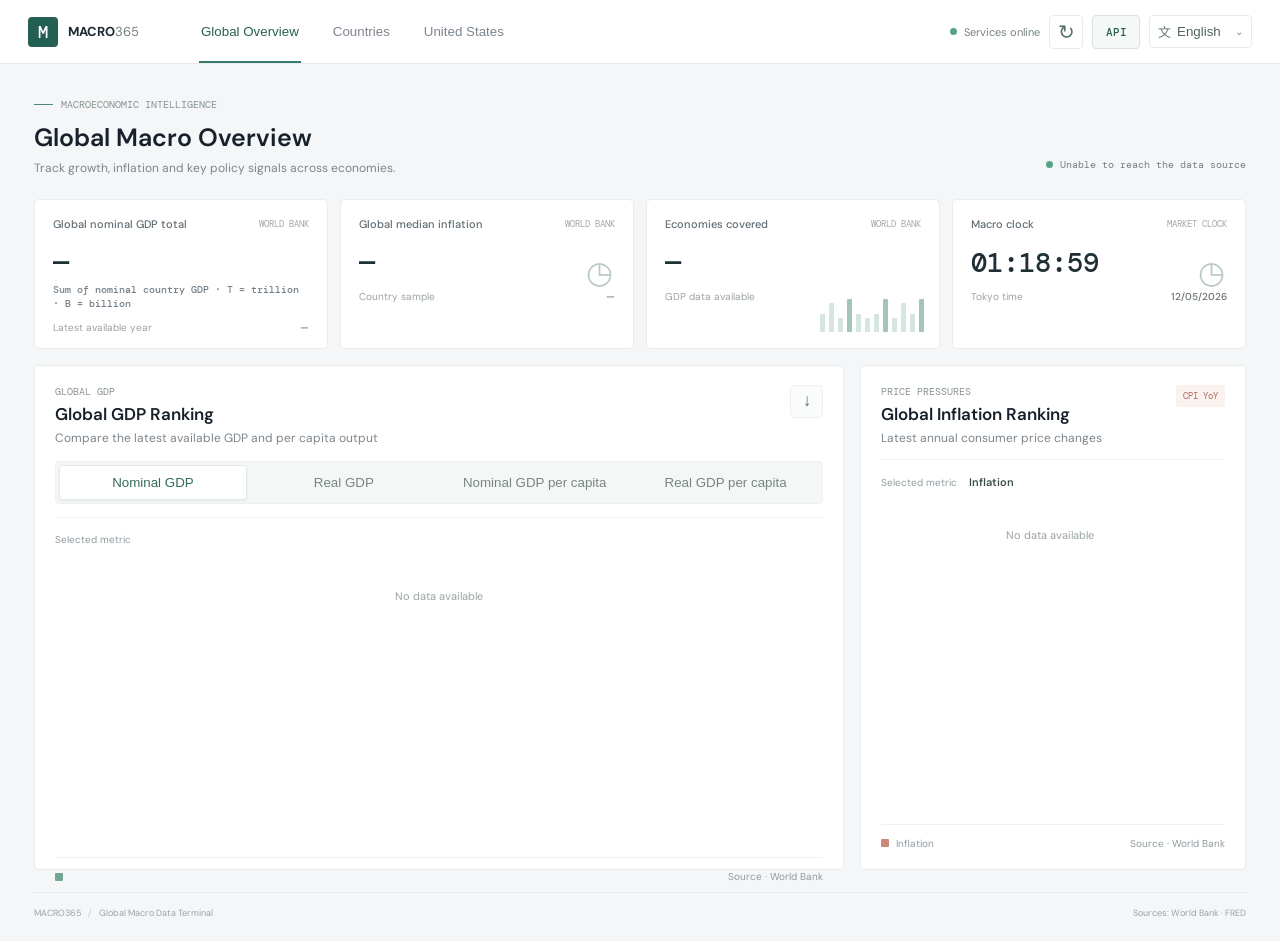
<file: index.html>
<!doctype html>
<html lang="en">
<head>
  <meta charset="UTF-8">
  <meta name="viewport" content="width=device-width, initial-scale=1">
  <meta name="theme-color" content="#f4f6f8">
  <title>Macro 365</title>
  <link rel="preconnect" href="https://api.worldbank.org">
  <link rel="stylesheet" href="./styles.css">
  <!-- Google tag (gtag.js) -->
  <script async src="https://www.googletagmanager.com/gtag/js?id=G-T93WR4G5Q8"></script>
  <script>
  window.dataLayer = window.dataLayer || [];
  function gtag(){dataLayer.push(arguments);}
  gtag('js', new Date());
  gtag('config', 'G-T93WR4G5Q8');
  </script>
</head>
<body>
  <div id="app"></div>
  <div id="toast" class="toast" role="status"></div>
  <script src="./app.js" defer></script>
</body>
</html>
</file>
<file: styles.css>
@import url('https://fonts.googleapis.com/css2?family=DM+Mono:wght@400;500&family=DM+Sans:wght@400;500;600;700&family=Noto+Sans+SC:wght@400;500;600;700&display=swap');
@media(max-width:760px){.content-grid{grid-template-columns:minmax(0,1fr)}.primary-column,.side-column{min-width:0}.bar-chart,.inflation-list{max-height:62vh;min-height:320px;overflow-y:auto;overscroll-behavior:contain;padding-right:5px}.inflation-panel{height:auto}}
@media(max-width:1050px){.bar-row{grid-template-columns:24px minmax(75px,110px) 1fr 75px}.inflation-row{grid-template-columns:24px minmax(78px,110px) 1fr 48px;gap:7px}}
@media(min-width:761px){.content-grid{grid-template-columns:minmax(0,1fr) minmax(0,1fr);align-items:stretch}.primary-column,.side-column{min-width:0}.chart-panel,.inflation-panel{height:calc(100vh - 395px);min-height:410px;max-height:760px;display:flex;flex-direction:column}.bar-chart,.inflation-list{flex:1;min-height:0;overflow-y:auto;overscroll-behavior:contain;padding-right:7px}.chart-panel .chart-footer,.inflation-panel .chart-footer{flex:none}}
.inflation-panel{min-width:0}.bar-rank,.inflation-rank{font:10px var(--mono);color:#9aa5a1;text-align:right}.bar-country,.inflation-country{display:flex;align-items:center;gap:6px;min-width:0;white-space:nowrap;overflow:hidden;text-overflow:ellipsis}.bar-country{grid-column:2}.bar-row{grid-template-columns:28px minmax(80px,145px) 1fr 100px}.bar-track{grid-column:3}.bar-value{grid-column:4}.inflation-row{display:grid;grid-template-columns:28px minmax(95px,145px) 1fr 54px;align-items:center;gap:10px;min-height:31px}.inflation-country>span:nth-child(2){overflow:hidden;text-overflow:ellipsis}.inflation-legend-dot{width:8px;height:8px;background:#ca887b;border-radius:1px;display:inline-block}.inflation-fill{background:#ca887b}
@media(max-width:760px){.language-control{padding:0 6px}.language-control select{max-width:72px}.language-icon{display:none}.metric-tabs{overflow-x:auto}.metric-tab{flex:none;min-width:112px;padding:9px 7px;font-size:10px}}
.metric-tabs{display:flex;align-items:stretch;gap:3px;margin-top:15px;padding:3px;background:#f4f7f5;border:1px solid #edf1ef;border-radius:4px}.metric-tab{flex:1;min-width:0;padding:9px 8px;border:1px solid transparent;border-radius:3px;background:transparent;color:#788581;font:500 11px inherit;white-space:nowrap;cursor:pointer}.metric-tab:hover{color:#3c6f61}.metric-tab.active{background:#fff;border-color:#e3ebe7;color:#326c5c;box-shadow:0 1px 2px #273c3210}
.language-control{height:33px;display:flex;align-items:center;gap:6px;border:1px solid #e7ece9;background:#fff;border-radius:4px;padding:0 8px;color:#6d7e78}.language-icon{font-size:13px}.language-control select{appearance:none;max-width:90px;border:0;outline:0;background:transparent;color:#50635c;font:500 10px inherit;cursor:pointer;padding:0 12px 0 0}.language-control:after{content:'⌄';font-size:10px;margin-left:-12px;pointer-events:none;color:#7f8b88}.topbar-right{gap:10px}
:root{font-family:'DM Sans','Noto Sans SC',sans-serif;color:#18212b;background:#f4f6f8;font-synthesis:none;text-rendering:optimizeLegibility;--ink:#18212b;--muted:#75808a;--line:#e6eaed;--panel:#fff;--green:#2c806d;--green-soft:#e8f3f0;--red:#bd695e;--amber:#b78843;--mono:'DM Mono',monospace}*{box-sizing:border-box}body{margin:0;min-width:320px;background:#f4f6f8}.topbar{height:64px;background:#fff;border-bottom:1px solid var(--line);display:flex;align-items:center;padding:0 max(28px,calc((100vw - 1440px)/2));gap:60px;position:sticky;top:0;z-index:20}.brand{display:flex;align-items:center;gap:10px;color:#1b2931;text-decoration:none;font-size:13px;font-weight:700;letter-spacing:0}.brand-mark{width:30px;height:30px;display:grid;place-items:center;background:#245f54;color:#fff;font:500 17px var(--mono);border-radius:4px}.brand-light{font-weight:400;color:#75817e}.main-nav{height:100%;display:flex;gap:30px;align-items:center}.nav-item{height:100%;background:none;border:0;border-bottom:2px solid transparent;color:#7c858e;font:500 13px inherit;padding:1px 2px 0;cursor:pointer}.nav-item.active{color:#285f54;border-bottom-color:#367c6d}.topbar-right{margin-left:auto;display:flex;align-items:center;gap:20px}.market-status,.updated{color:#74817f;font-size:11px;display:flex;align-items:center;gap:7px}.market-status i,.status-dot{width:7px;height:7px;background:#57a289;border-radius:50%;display:inline-block}.icon-button{width:34px;height:34px;display:grid;place-items:center;border:1px solid #e7ece9;background:#fff;border-radius:4px;color:#56736b;font-size:20px;cursor:pointer}.icon-button:hover{background:#f3f7f5}.icon-button:disabled{opacity:.5;cursor:wait}.shell{max-width:1440px;padding:34px 34px 22px;margin:auto}.page-heading{display:flex;justify-content:space-between;align-items:flex-end;margin:0 0 23px}.eyebrow,.section-kicker{font:10px var(--mono);letter-spacing:0;color:#86938f}.eyebrow{display:flex;align-items:center;gap:8px}.eyebrow-rule{height:1px;width:19px;background:#4e8579}h1{margin:11px 0 5px;font-size:25px;line-height:1.3;font-weight:600;letter-spacing:0}h2{font-size:17px;font-weight:600;line-height:1.4;margin:5px 0 4px;letter-spacing:0}h3{font-size:14px;margin:0 0 6px;font-weight:600}.page-heading p,.panel-heading p,.us-page-heading p{margin:0;color:#7c858c;font-size:12px}.updated{padding-bottom:5px;font:10px var(--mono)}.metric-strip{display:grid;grid-template-columns:repeat(4,minmax(0,1fr));gap:12px;margin-bottom:16px}.metric-card,.panel{background:var(--panel);border:1px solid #e8ecee;border-radius:5px;position:relative}.metric-card{padding:17px 18px 14px;min-height:127px;overflow:hidden}.metric-label{font-size:11px;color:#606c73;font-weight:500;display:flex;justify-content:space-between;align-items:center;gap:8px}.metric-label span{font:9px var(--mono);color:#a1aaa9}.metric-value{font:500 27px var(--mono);letter-spacing:0;color:#202e35;margin-top:14px;position:relative;z-index:1}.metric-foot{margin-top:10px;display:flex;justify-content:space-between;align-items:center;font-size:10px;position:relative;z-index:1}.muted{color:#99a1a4}.metric-foot b{font-weight:500;color:#66716f}.spark{position:absolute;width:99px;right:12px;bottom:31px;fill:none;stroke:#91b6a9;stroke-width:1.5;opacity:.8}.spark-coral{stroke:#d3a39a}.mini-bars{position:absolute;right:15px;bottom:16px;display:flex;align-items:flex-end;gap:4px;height:36px}.mini-bars i{width:5px;background:#d5e5df;height:50%;border-radius:1px}.mini-bars i:nth-child(2n){height:78%}.mini-bars i:nth-child(3n){height:37%}.mini-bars i:nth-child(4n){height:90%;background:#a5c4b9}.calendar-icon{position:absolute;right:20px;top:52px;font-size:31px;color:#b9c9c4}.content-grid{display:grid;grid-template-columns:minmax(0,1.85fr) minmax(280px,.88fr);gap:16px}.primary-column,.side-column{display:flex;flex-direction:column;gap:16px}.panel{padding:19px 20px}.panel-heading{display:flex;align-items:flex-start;justify-content:space-between;gap:18px}.panel-heading.compact{align-items:center}.panel-actions,.table-tools{display:flex;align-items:center;gap:7px}.select-wrap{position:relative}.select-wrap select{appearance:none;height:33px;border:1px solid #e4e9e8;background:#fff;color:#4d5b5a;font:500 11px inherit;padding:0 29px 0 10px;border-radius:3px;cursor:pointer}.select-wrap:after{content:'⌄';position:absolute;right:10px;top:6px;color:#7f8b88;pointer-events:none;font-size:12px}.subtle{background:#fafcfb;border-color:#edf0ef;width:33px;height:33px;font-size:17px}.chart-summary{display:flex;align-items:center;justify-content:space-between;padding:15px 0 11px;margin-top:13px;border-top:1px solid #f0f2f2}.chart-summary>div{display:flex;align-items:center;gap:12px}.summary-label{font-size:10px;color:#909a9e}.chart-summary strong{font-size:11px;font-weight:600;color:#3e504d}.data-year{font:10px var(--mono);color:#929d9c}.bar-chart{min-height:288px;padding:4px 1px 0;display:flex;flex-direction:column;gap:11px}.bar-row{display:grid;grid-template-columns:minmax(100px,145px) 1fr 100px;gap:12px;align-items:center;min-height:19px}.bar-country{font-size:11px;color:#59656a;white-space:nowrap;overflow:hidden;text-overflow:ellipsis}.bar-track{height:9px;background:#f1f4f3;border-radius:1px;overflow:hidden}.bar-fill{height:100%;background:#74a492;min-width:2px;border-radius:1px;transition:width .5s ease}.bar-row:nth-child(2) .bar-fill{background:#84b09f}.bar-row:nth-child(3) .bar-fill{background:#94bbaa}.bar-value{text-align:right;font:10px var(--mono);color:#576764}.chart-footer,.table-footer,.side-panel-foot{display:flex;align-items:center;justify-content:space-between;border-top:1px solid #eef1f0;padding-top:12px;margin-top:12px;font-size:10px;color:#909a9e}.chart-footer>span{display:flex;align-items:center;gap:7px}.legend-dot{width:8px;height:8px;background:#74a492;border-radius:1px}.text-button{border:0;background:none;padding:3px 0;color:#357663;font:500 10px inherit;cursor:pointer}.text-button span{font-size:14px;margin-left:4px}.table-panel{padding-bottom:13px}.search-box{height:32px;display:flex;align-items:center;border:1px solid #e8ecec;border-radius:3px;padding:0 8px;gap:5px;color:#8a9695}.search-box input{width:132px;border:0;outline:0;background:transparent;font:10px inherit;color:#33413f}.search-box input::placeholder{color:#adb5b5}.table-scroll{overflow-x:auto;margin-top:15px}table{width:100%;border-collapse:collapse;text-align:left;white-space:nowrap}th{height:31px;border-bottom:1px solid #e7eceb;color:#98a09f;font-size:10px;font-weight:500}td{height:40px;border-bottom:1px solid #f0f2f2;color:#556166;font-size:11px}tbody tr:last-child td{border-bottom:0}td.number-cell{font:10px var(--mono);color:#475753}td.positive{color:#478873}td.negative{color:#bd695e}.country-cell{display:flex;align-items:center;gap:8px;font-weight:500;color:#39464b}.flag{font-size:15px;width:20px}.country-code{font:9px var(--mono);color:#a0aaa8}.row-arrow{color:#8ba197}.table-footer{padding-top:11px;margin-top:8px}.pill{font:9px var(--mono);color:#ad6c5e;background:#fbf1ef;padding:5px 7px;border-radius:2px}.panel-subtitle{font-size:10px;color:#929b9d;margin:6px 0 14px}.inflation-list{display:flex;flex-direction:column;gap:12px;min-height:170px}.inflation-row{display:grid;grid-template-columns:1fr 44px;gap:8px;align-items:center}.inflation-name{display:flex;justify-content:space-between;font-size:10px;color:#59656a;margin-bottom:5px}.inflation-name span:last-child{font:9px var(--mono);color:#778481}.inflation-track{height:4px;background:#f2eeec;border-radius:1px;overflow:hidden}.inflation-fill{height:100%;background:#ca887b;border-radius:1px}.inflation-value{text-align:right;color:#b86f62;font:10px var(--mono)}.side-panel-foot{padding-top:10px;margin-top:11px}.side-panel-foot>span{font-size:9px;color:#a0a9a7}.signal-panel{padding:18px 19px}.signal-panel h2{margin-top:7px}.signal-placeholder{display:flex;align-items:center;gap:10px;margin:16px 0;padding:11px;background:#f7f9f8;border:1px solid #edf0ef;border-radius:3px}.signal-icon{width:31px;height:31px;display:grid;place-items:center;color:#416d62;background:#e3eeea;font:10px var(--mono);border-radius:3px}.signal-placeholder strong,.signal-placeholder span{display:block}.signal-placeholder strong{font-size:10px;color:#5a6865;font-weight:600}.signal-placeholder span{font-size:9px;color:#9ca6a4;margin-top:4px}.secondary-button{width:100%;height:34px;background:#fff;border:1px solid #dfe7e3;border-radius:3px;color:#357663;font:500 10px inherit;text-align:left;padding:0 10px;cursor:pointer}.secondary-button span{float:right;font-size:14px}.source-note{display:flex;align-items:flex-start;gap:9px;padding:5px 4px;color:#9aa3a3}.source-mark{font:11px var(--mono);width:16px;height:16px;border:1px solid #cbd3d1;border-radius:50%;display:grid;place-items:center;flex:none}.source-note p{font-size:9px;line-height:1.7;margin:0}.secondary-page{margin-top:16px}.hidden{display:none!important}.country-page-panel{padding:23px}.history-summary{display:flex;gap:30px;padding:18px 0 8px}.history-stat span,.history-stat strong{display:block}.history-stat span{font-size:10px;color:#929d9b}.history-stat strong{margin-top:5px;font:500 16px var(--mono);color:#32443f}.history-chart{height:275px;position:relative;padding:20px 15px 22px 45px;margin:14px 0 13px;border-left:1px solid #e9eeeb;border-bottom:1px solid #e9eeeb;background:repeating-linear-gradient(to bottom,transparent 0,transparent 54px,#f0f3f2 55px)}.history-svg{width:100%;height:100%;overflow:visible}.history-line{fill:none;stroke:#548a79;stroke-width:2}.history-area{fill:url(#area-fill);opacity:.15}.history-axis{display:flex;justify-content:space-between;margin-top:-17px;padding:0 5px 0 45px;color:#a0a9a8;font:9px var(--mono)}.history-tooltip{font:10px var(--mono);color:#52625e}.us-page-heading{display:flex;align-items:flex-end;justify-content:space-between;margin:26px 0 17px}.us-page-heading h2{font-size:21px;margin:8px 0 5px}.key-state{display:flex;align-items:center;gap:7px;font-size:10px;color:#9a7a59;padding-bottom:4px}.key-indicator{height:7px;width:7px;border-radius:50%;background:#d0a568}.us-tabs{display:flex;gap:5px;border-bottom:1px solid #e2e8e5}.us-tab{padding:10px 14px;color:#818d8a;font:500 11px inherit;border:0;border-bottom:2px solid transparent;background:none;cursor:pointer}.us-tab.active{color:#316d5e;border-bottom-color:#468876}.us-series-grid{display:grid;grid-template-columns:repeat(3,minmax(0,1fr));gap:12px;margin:15px 0}.series-card{background:#fff;border:1px solid #e8ecee;border-radius:4px;padding:15px 16px;min-height:124px}.series-card-head{display:flex;justify-content:space-between;align-items:flex-start}.series-card h3{font-size:11px;color:#52605f;font-weight:500}.series-code{font:9px var(--mono);color:#a0aaa8}.series-value{font:500 21px var(--mono);color:#34443f;margin:16px 0 5px}.series-foot{display:flex;justify-content:space-between;font-size:9px;color:#9aa3a1}.series-spark{width:78px;height:22px;stroke:#82ad9e;stroke-width:1.3;fill:none}.series-placeholder{font-size:10px;color:#b0aaa2}.api-guide{display:flex;align-items:center;gap:12px;padding:16px 18px}.api-guide-icon{width:30px;height:30px;background:#f4efe7;color:#ae8952;border-radius:3px;display:grid;place-items:center;font-size:15px;flex:none}.api-guide>div:nth-child(2){flex:1}.api-guide p{font-size:10px;color:#7e8988;line-height:1.7;margin:0}.api-guide code{font:10px var(--mono);color:#5d706b;background:#f3f6f4;padding:2px 4px;border-radius:2px}.api-guide-badge{font:9px var(--mono);color:#a78a60;background:#faf5eb;border:1px solid #f0e8d8;padding:5px 7px;border-radius:2px;align-self:flex-start}.footer{display:flex;justify-content:space-between;margin-top:22px;padding-top:14px;border-top:1px solid #e4e9e9;color:#9aa3a3;font-size:9px}.footer-divider{color:#c1c9c7;padding:0 5px}.toast{position:fixed;left:50%;bottom:25px;transform:translate(-50%,15px);padding:10px 15px;background:#263a35;color:#fff;border-radius:3px;font-size:11px;opacity:0;pointer-events:none;transition:.2s;z-index:50}.toast.visible{opacity:1;transform:translate(-50%,0)}.loading-line,.empty-cell{font-size:11px;color:#9aa4a2;text-align:center;padding:28px 8px}.sr-only{position:absolute;width:1px;height:1px;padding:0;margin:-1px;overflow:hidden;clip:rect(0,0,0,0);white-space:nowrap;border:0}
@media(max-width:1050px){.topbar{gap:35px}.shell{padding-left:24px;padding-right:24px}.content-grid{grid-template-columns:minmax(0,1.55fr) minmax(255px,.8fr)}.metric-card{padding:15px 13px}.metric-label{font-size:10px}.metric-label span{font-size:8px}.metric-value{font-size:23px}.bar-row{grid-template-columns:minmax(85px,120px) 1fr 83px;gap:9px}}
@media(max-width:760px){.topbar{height:57px;padding:0 16px;gap:21px}.brand{font-size:11px}.brand-mark{width:27px;height:27px}.main-nav{gap:14px;overflow-x:auto}.nav-item{font-size:11px;white-space:nowrap}.market-status{display:none}.topbar-right{gap:0}.shell{padding:24px 16px 18px}.page-heading{align-items:flex-start}.page-heading h1{font-size:22px}.page-heading p{font-size:11px;max-width:290px;line-height:1.6}.updated{font-size:9px;white-space:nowrap;padding-top:3px}.metric-strip{grid-template-columns:repeat(2,minmax(0,1fr));gap:9px;margin-bottom:12px}.metric-card{min-height:119px;padding:14px 13px}.metric-value{font-size:22px;margin-top:12px}.content-grid{grid-template-columns:1fr;gap:12px}.primary-column,.side-column{gap:12px}.panel{padding:16px}.panel-heading{gap:10px}.panel-heading h2{font-size:15px}.panel-heading p{font-size:10px}.panel-actions{gap:5px}.select-wrap select{max-width:135px;font-size:10px;padding-left:7px;padding-right:24px}.chart-panel{padding:16px 13px}.bar-chart{min-height:260px;gap:10px}.bar-row{grid-template-columns:minmax(77px,100px) 1fr 70px;gap:7px}.bar-country{font-size:10px}.bar-value{font-size:9px}.chart-summary strong{font-size:10px}.table-tools .search-box input{width:92px}.table-panel{padding:16px 12px}.table-panel .panel-heading{align-items:flex-start}.table-scroll{margin-top:11px}th{font-size:9px}td{font-size:10px}.table-footer{font-size:9px}.side-column{display:grid;grid-template-columns:1fr 1fr;align-items:start}.source-note{grid-column:1/-1}.inflation-panel,.signal-panel{height:100%}.signal-panel{padding:15px 13px}.signal-placeholder{padding:9px 7px;gap:7px}.signal-placeholder span{line-height:1.4}.signal-placeholder strong{font-size:9px}.secondary-button{font-size:9px;padding:0 7px}.secondary-page{margin-top:12px}.country-page-panel{padding:16px 12px}.country-page-panel .panel-heading{flex-direction:column}.history-summary{gap:20px;flex-wrap:wrap}.history-stat strong{font-size:14px}.history-chart{height:230px;padding-left:30px}.history-axis{padding-left:30px}.us-page-heading{align-items:flex-start;gap:12px}.us-page-heading h2{font-size:18px}.us-page-heading p{max-width:420px;line-height:1.5}.key-state{font-size:9px;white-space:nowrap}.us-tab{padding:9px 10px;font-size:10px}.us-series-grid{grid-template-columns:repeat(2,minmax(0,1fr));gap:8px}.series-card{padding:12px;min-height:112px}.series-value{font-size:18px}.series-spark{width:54px}.api-guide{align-items:flex-start;padding:13px;gap:8px}.api-guide p{font-size:9px}.api-guide-badge{display:none}.footer{font-size:8px}}
@media(max-width:420px){.main-nav{gap:10px}.topbar{gap:15px}.nav-item{font-size:10px}.updated{max-width:95px;white-space:normal;text-align:right;line-height:1.4}.metric-label{font-size:9px}.metric-label span{font-size:7px}.metric-card{padding:12px 10px}.metric-value{font-size:20px}.bar-row{grid-template-columns:74px 1fr 62px;gap:5px}.bar-country{font-size:9px}.bar-value{font-size:8px}.panel-heading.compact{gap:6px}.search-box input{width:75px!important}.table-tools{gap:3px}.side-column{grid-template-columns:1fr}.inflation-panel,.signal-panel{height:auto}.signal-placeholder span{font-size:9px}.source-note{grid-column:auto}.key-state{white-space:normal;max-width:110px;line-height:1.4;text-align:right}.us-tab{padding-left:8px;padding-right:8px}.footer span:last-child{text-align:right;max-width:130px}}
.bar-row{grid-template-columns:30px minmax(105px,155px) minmax(0,1fr) 105px}
.bar-rank{text-align:right;font-variant-numeric:tabular-nums}
.bar-country{text-align:left;justify-content:flex-start}
.bar-value{text-align:right;font-variant-numeric:tabular-nums}
@media(max-width:1050px){.bar-row{grid-template-columns:26px minmax(90px,125px) minmax(0,1fr) 88px}}
@media(max-width:760px){.bar-row{grid-template-columns:24px minmax(80px,105px) minmax(0,1fr) 76px}}
@media(max-width:420px){.bar-row{grid-template-columns:22px minmax(70px,86px) minmax(0,1fr) 64px}}
.bar-country{display:flex;align-items:center;gap:5px;min-width:0}
.bar-country-name,.inflation-country-name{min-width:0;overflow:hidden;text-overflow:ellipsis}
.bar-country-name{flex:1}
.bar-country .flag,.inflation-country .flag{width:18px;flex:0 0 18px;text-align:center;font-size:14px;line-height:1}
.inflation-country{min-width:0;gap:5px}
.inflation-country-name{flex:1}
.inflation-row{grid-template-columns:28px minmax(80px,145px) minmax(0,1fr) 54px}
.inflation-rank{grid-column:1}
.inflation-country{grid-column:2}
.inflation-track{grid-column:3}
.inflation-value{grid-column:4}
@media(max-width:1050px){.inflation-row{grid-template-columns:24px minmax(75px,110px) minmax(0,1fr) 48px;gap:7px}}
@media(max-width:760px){.inflation-row{grid-template-columns:24px minmax(80px,105px) minmax(0,1fr) 48px}}
@media(max-width:420px){.inflation-row{grid-template-columns:22px minmax(70px,86px) minmax(0,1fr) 44px;gap:5px}}
.metric-unit-note{margin-top:3px;color:var(--muted);font:500 10px/1.4 var(--mono)}
@media(max-width:420px){.metric-unit-note{font-size:8px;line-height:1.35}}
.topbar{overflow:visible}
.topbar-right{gap:9px}
.api-settings-button{height:34px;min-width:48px;padding:0 10px;border:1px solid #d8e3de;border-radius:4px;background:#f4f8f6;color:#285f54;font:600 11px var(--mono);cursor:pointer}
.api-settings-button:hover,.api-settings-button:focus-visible{background:#e8f3f0;border-color:#a9c7bc;outline:none}
.api-popover{position:absolute;top:calc(100% + 8px);right:max(12px,calc((100vw - 1440px)/2));z-index:40;width:min(360px,calc(100vw - 24px));padding:17px;background:#fff;border:1px solid #dfe7e3;border-radius:5px;box-shadow:0 12px 30px #1d33251c;color:var(--ink)}
.api-popover-head{display:flex;align-items:center;justify-content:space-between;margin-bottom:15px}
.api-popover-head h2{margin:0;font-size:15px}
.api-popover-close{width:28px;height:28px;border:0;background:transparent;color:#697872;font-size:21px;line-height:1;cursor:pointer}
.api-key-label{display:block;margin-bottom:6px;color:#53635e;font-size:11px;font-weight:600}
.api-popover input{width:100%;height:38px;padding:0 10px;border:1px solid #dfe6e3;border-radius:3px;background:#fbfcfb;color:#26342f;font:12px var(--mono);letter-spacing:0}
.api-popover input:focus{border-color:#78a995;outline:2px solid #78a99526}
.api-popover input::placeholder{color:#97a39e;letter-spacing:1px}
.api-key-status{min-height:17px;margin-top:6px;color:#527967;font-size:10px}
.api-key-guide,.api-key-privacy{margin:9px 0 0;color:#77837e;font-size:10px;line-height:1.55}
.api-key-guide a{color:#26745f;text-underline-offset:2px}
.api-popover-actions{display:flex;align-items:center;gap:8px;margin-top:15px}
.api-save-button,.api-clear-button{height:33px;padding:0 12px;border:1px solid #dce5e1;border-radius:3px;background:#fff;color:#52625c;font:500 11px inherit;cursor:pointer}
.api-save-button{border-color:#2c806d;background:#2c806d;color:#fff}
.api-save-button:hover{background:#246d5d}
.api-clear-button:hover{background:#f5f7f6}
@media(max-width:760px){.topbar{gap:12px}.brand{flex:none}.main-nav{flex:1;min-width:0}.topbar-right{flex:none;gap:6px}.api-popover{right:12px}.api-settings-button{height:32px;min-width:42px;padding:0 7px;font-size:10px}.api-popover{top:calc(100% + 6px)}}
@media(max-width:420px){.topbar{gap:8px}.topbar-right{gap:4px}.api-settings-button{min-width:38px;padding:0 5px}.language-control select{max-width:54px}.api-popover{right:8px;width:calc(100vw - 16px)}}
</file>
